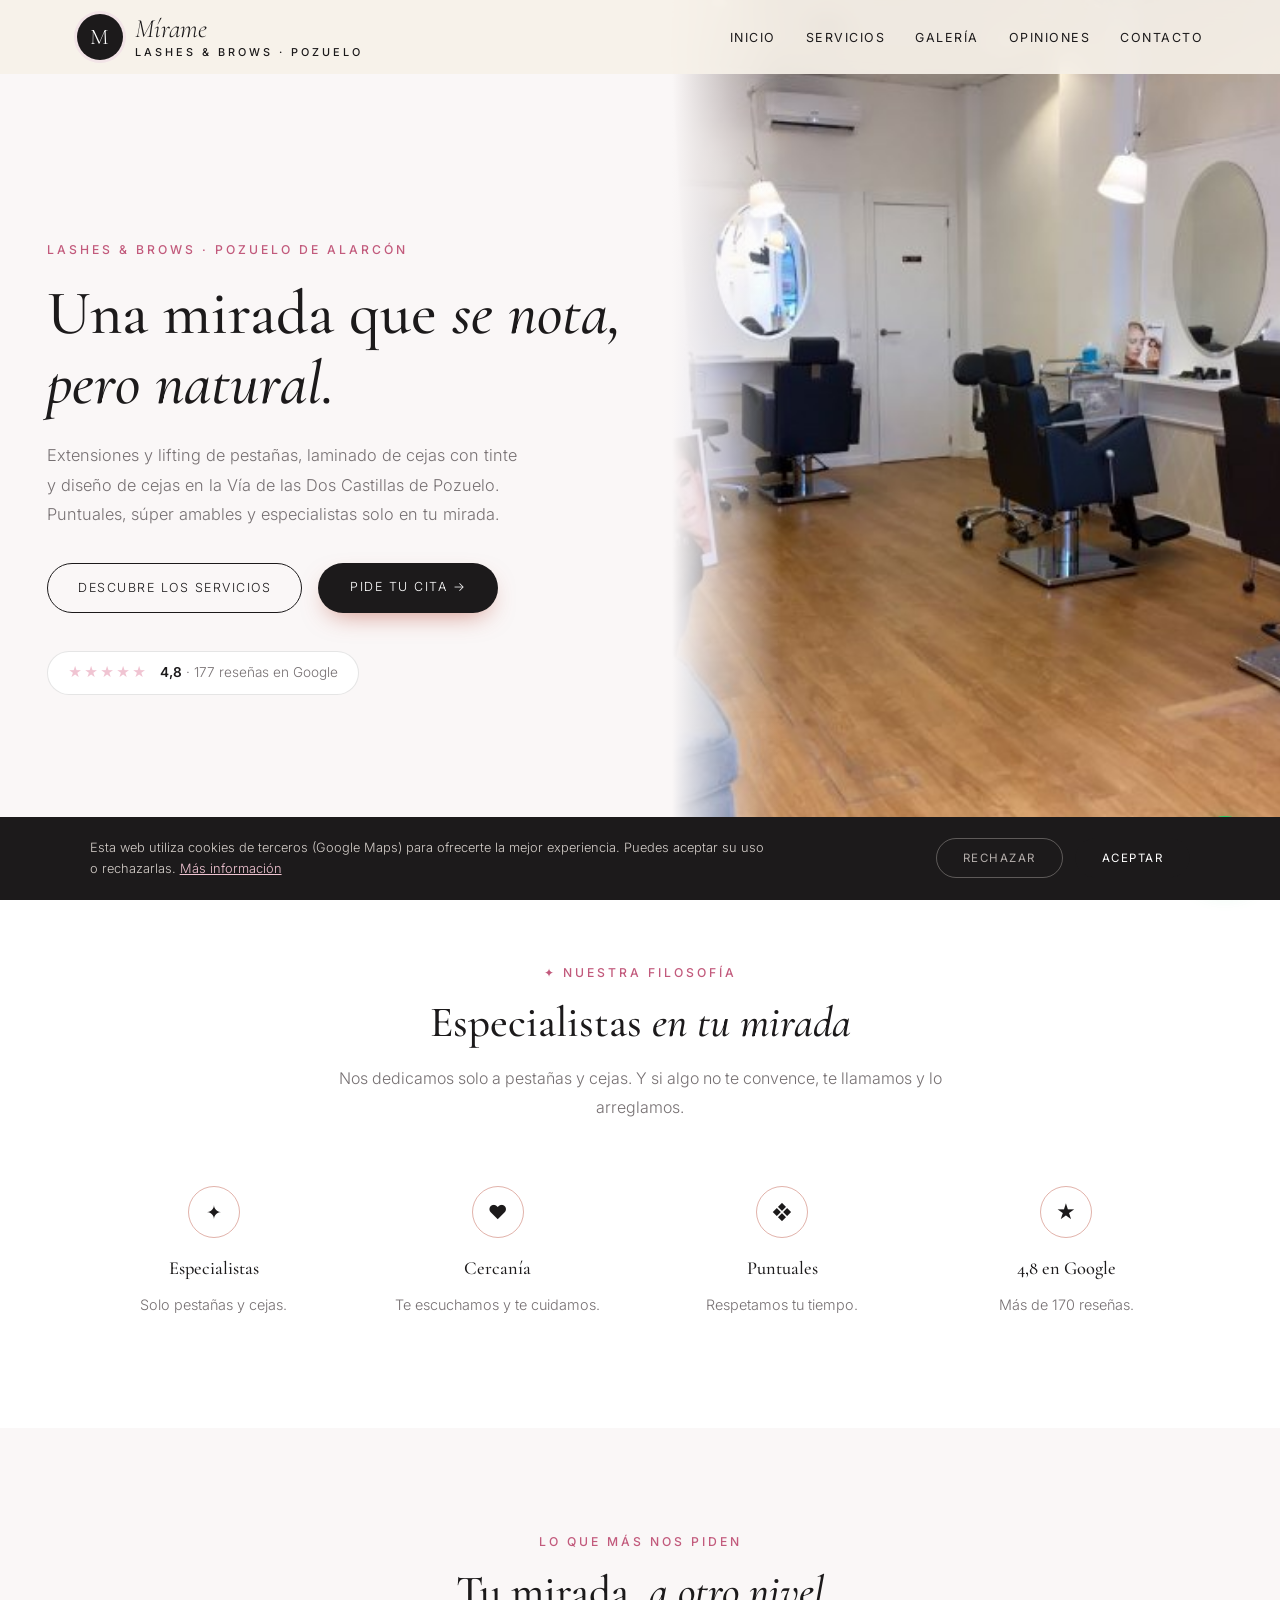
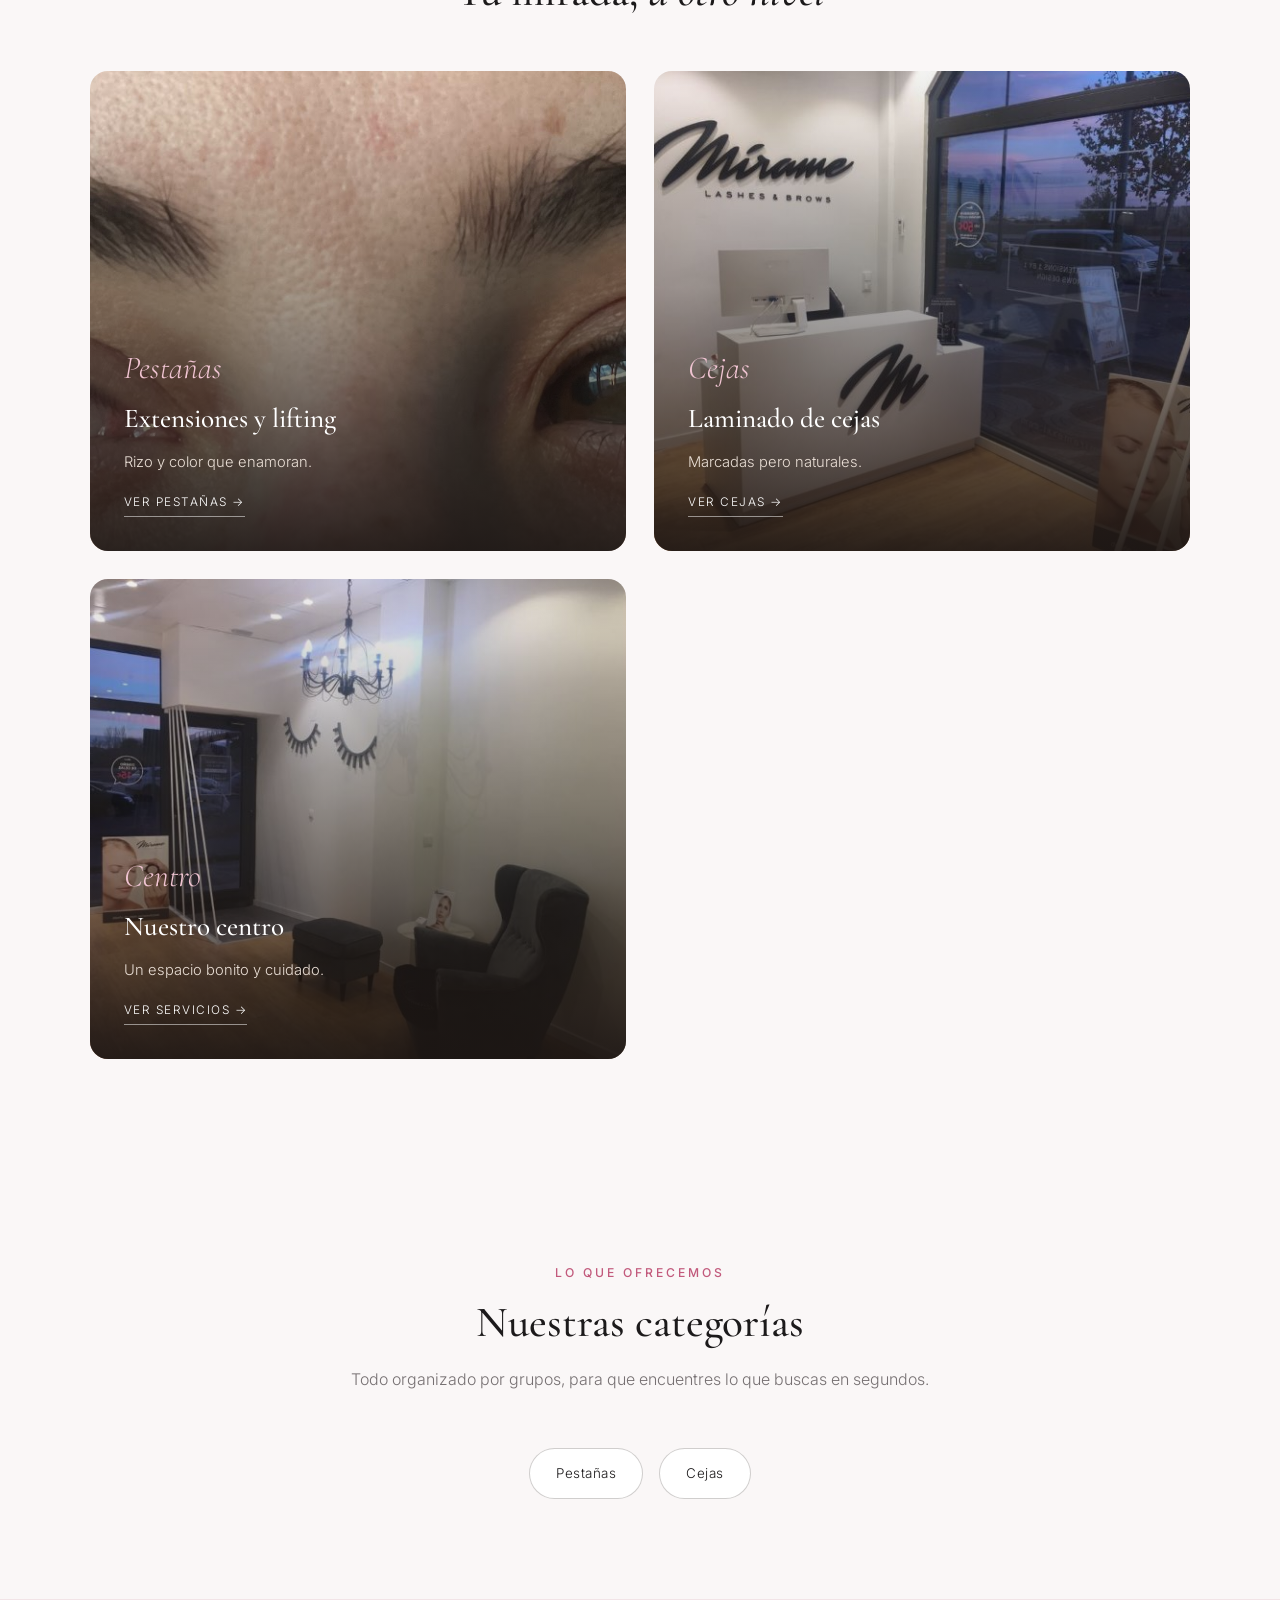
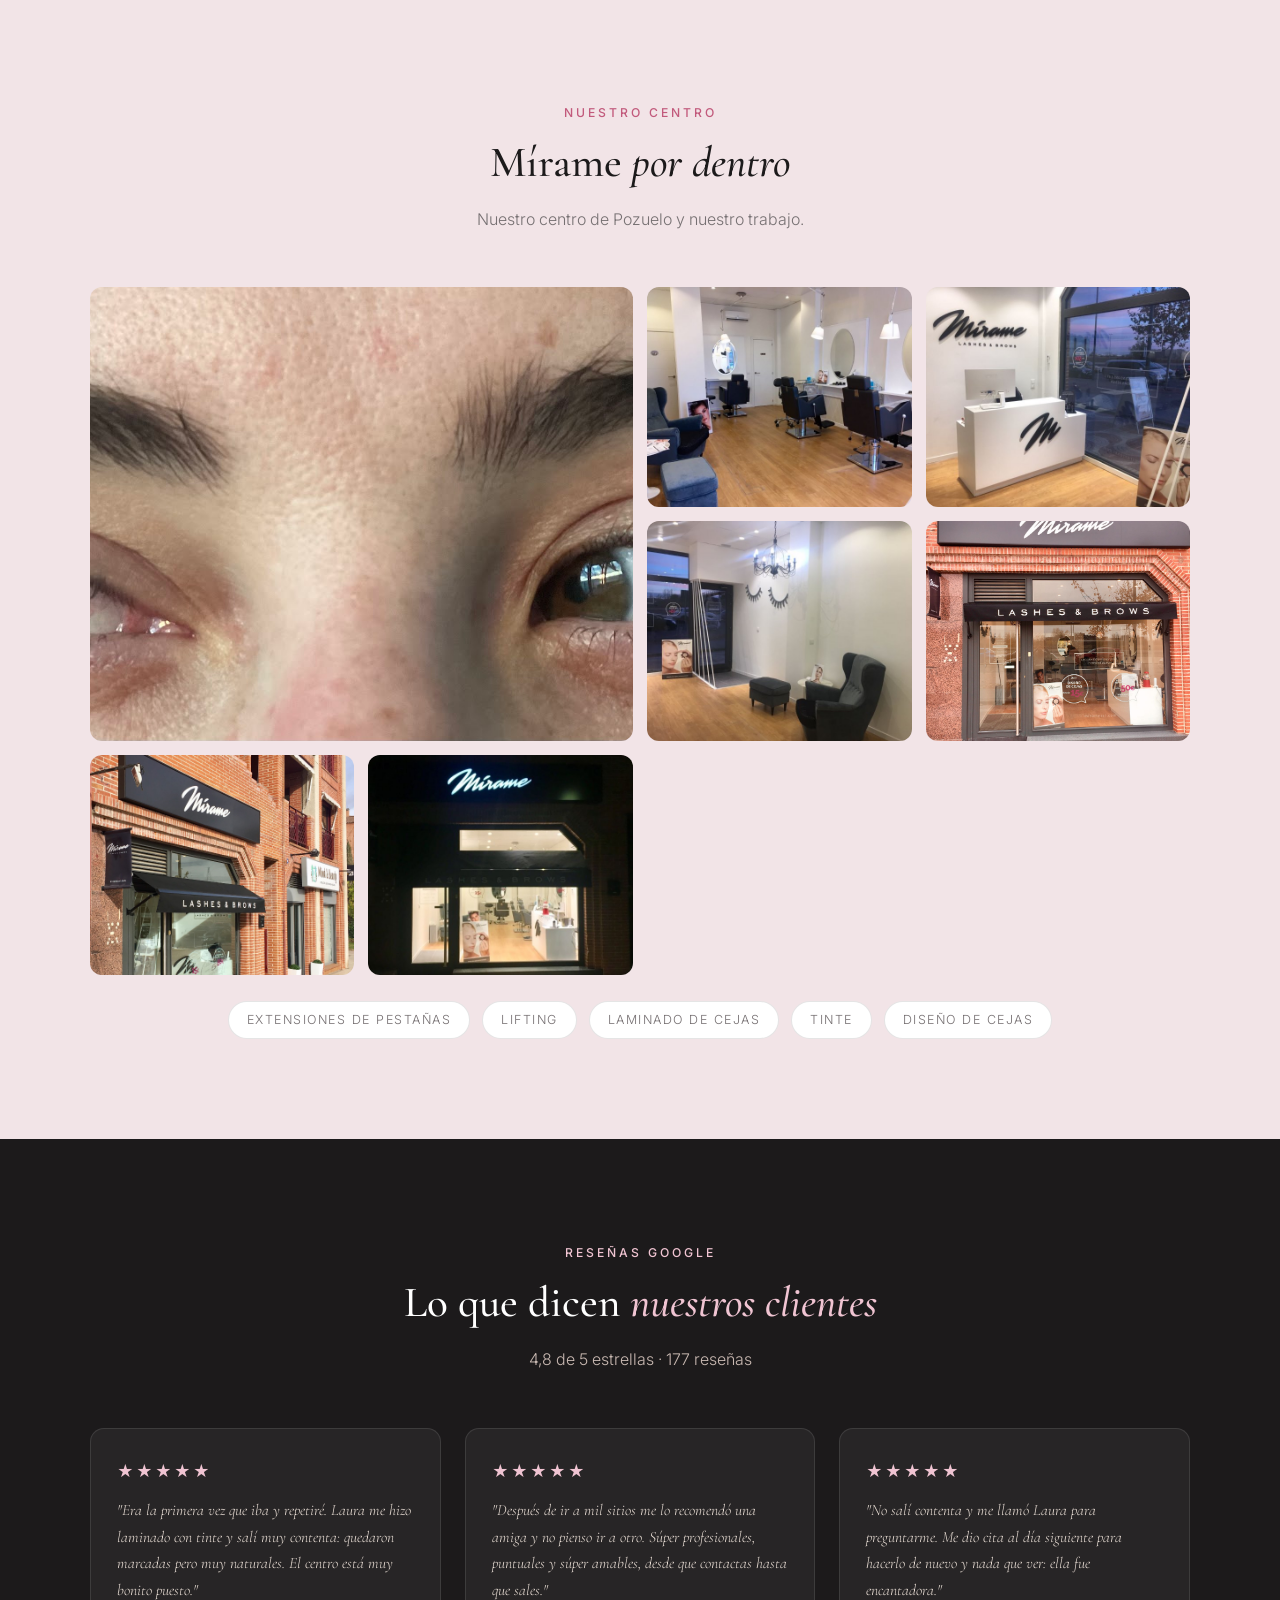
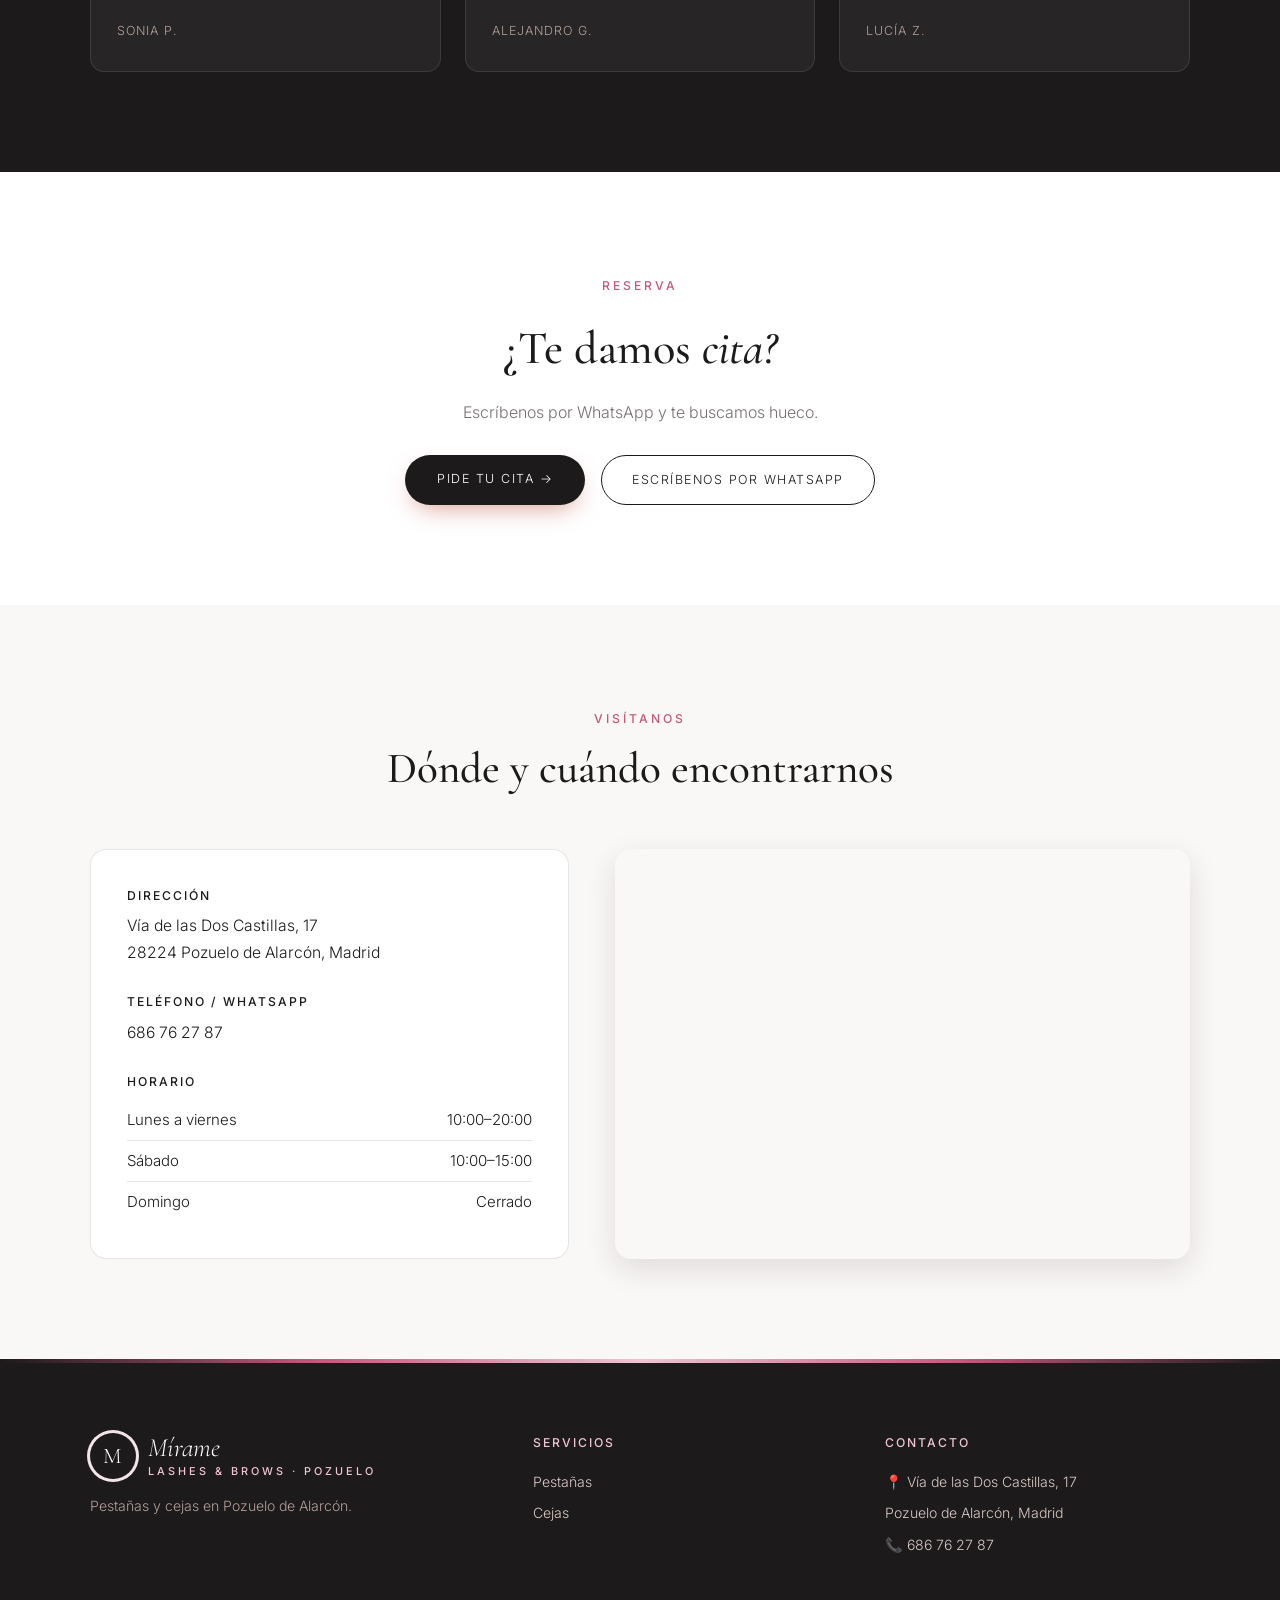
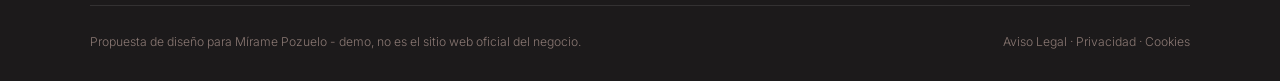
<file: index.html>
<!DOCTYPE html>
<html lang="es">
<head>
<meta charset="UTF-8">
<meta name="viewport" content="width=device-width, initial-scale=1.0">
<title>Mírame Pozuelo — Extensiones de pestañas y diseño de cejas en Pozuelo</title>
<meta name="description" content="Mírame Pozuelo, lashes & brows en Vía de las Dos Castillas 17, Pozuelo de Alarcón. Extensiones y lifting de pestañas, laminado de cejas con tinte y diseño de cejas con Laura. 4,8★ con 177 reseñas en Google.">
<meta name="theme-color" content="#1c1a1b">
<meta property="og:title" content="Mírame Pozuelo · Pozuelo de Alarcón">
<meta property="og:image" content="maps_09.jpg">

<link rel="preconnect" href="https://fonts.googleapis.com"><link rel="preconnect" href="https://fonts.gstatic.com" crossorigin><link href="https://fonts.googleapis.com/css2?family=Cormorant+Garamond:ital,wght@0,500;0,600;1,500&family=Inter:wght@300;400;500;600&display=swap" rel="stylesheet">
<link rel="stylesheet" href="styles.css">
</head>
<body>

<header id="header">
  <a href="index.html" class="logo" aria-label="Mírame Pozuelo, inicio"><span class="logo-mark">M</span><span class="logo-text"><span class="script">Mírame</span><small>lashes & brows · Pozuelo</small></span></a>
  <nav id="nav" aria-label="Navegación principal"><ul><li><a href="index.html#inicio">Inicio</a></li><li><a href="servicios.html">Servicios</a></li><li><a href="index.html#galeria">Galería</a></li><li><a href="index.html#opiniones">Opiniones</a></li><li><a href="index.html#contacto">Contacto</a></li></ul></nav><button class="nav-toggle" id="navToggle" aria-label="Abrir menú">☰</button>
</header>

<section class="hero" id="inicio">
  <div class="hero-text">
    <span class="eyebrow">Lashes & brows · Pozuelo de Alarcón</span>
    <h1>Una mirada que <em>se nota, pero natural.</em></h1>
    <p>Extensiones y lifting de pestañas, laminado de cejas con tinte y diseño de cejas en la Vía de las Dos Castillas de Pozuelo. Puntuales, súper amables y especialistas solo en tu mirada.</p>
    <div class="hero-ctas">
      <a href="servicios.html" class="btn-outline">Descubre los servicios</a>
      <a href="https://wa.me/34686762787?text=Hola%2C%20he%20visto%20vuestra%20web%20y%20me%20gustar%C3%ADa%20pedir%20cita%20en%20M%C3%ADrame" class="btn-solid" target="_blank" rel="noopener">Pide tu cita →</a>
    </div>
    <a class="hero-rating" href="https://www.google.com/maps/search/?api=1&query=M%C3%ADrame+Pozuelo,+V%C3%ADa+de+las+Dos+Castillas+17,+Pozuelo+de+Alarc%C3%B3n" target="_blank" rel="noopener"><span class="stars">★★★★★</span><span><strong>4,8</strong> · 177 reseñas en Google</span></a>
  </div>
  <div class="hero-img"><img src="maps_09.jpg" alt="Interior de Mírame Lashes & Brows en Pozuelo de Alarcón" style="object-position:center 50%;"></div>
</section>

<section class="trust">
  <div class="section-head">
    <span class="eyebrow">✦ Nuestra filosofía</span>
    <h2>Especialistas <em>en tu mirada</em></h2>
    <p>Nos dedicamos solo a pestañas y cejas. Y si algo no te convence, te llamamos y lo arreglamos.</p>
  </div>
  <div class="trust-grid">
    <div class="trust-card"><span class="trust-ic">✦</span><h3>Especialistas</h3><p>Solo pestañas y cejas.</p></div>
    <div class="trust-card"><span class="trust-ic">♥</span><h3>Cercanía</h3><p>Te escuchamos y te cuidamos.</p></div>
    <div class="trust-card"><span class="trust-ic">❖</span><h3>Puntuales</h3><p>Respetamos tu tiempo.</p></div>
    <div class="trust-card"><span class="trust-ic">★</span><h3>4,8 en Google</h3><p>Más de 170 reseñas.</p></div>
  </div>
</section>

<section class="worlds">
  <div class="section-head">
    <span class="eyebrow">Lo que más nos piden</span>
    <h2>Tu mirada, <em>a otro nivel</em></h2>
  </div>
  <div class="worlds-grid">
    <a href="servicios.html#pestanas" class="world-card"><img src="maps_05.jpg" alt="Extensiones y lifting"><div class="world-text"><span class="script">Pestañas</span><h3>Extensiones y lifting</h3><p>Rizo y color que enamoran.</p><span class="world-link">Ver pestañas →</span></div></a>
    <a href="servicios.html#cejas" class="world-card"><img src="maps_02.jpg" alt="Laminado de cejas"><div class="world-text"><span class="script">Cejas</span><h3>Laminado de cejas</h3><p>Marcadas pero naturales.</p><span class="world-link">Ver cejas →</span></div></a>
    <a href="servicios.html#pestanas" class="world-card"><img src="maps_03.jpg" alt="Nuestro centro"><div class="world-text"><span class="script">Centro</span><h3>Nuestro centro</h3><p>Un espacio bonito y cuidado.</p><span class="world-link">Ver servicios →</span></div></a>
  </div>
</section>

<section>
  <div class="section-head">
    <span class="eyebrow">Lo que ofrecemos</span>
    <h2>Nuestras categorías</h2>
    <p>Todo organizado por grupos, para que encuentres lo que buscas en segundos.</p>
  </div>
  <div class="cat-pills">
    <a href="servicios.html#pestanas" class="cat-pill">Pestañas</a>
    <a href="servicios.html#cejas" class="cat-pill">Cejas</a>
  </div>
</section>

<section class="gallery-wrap" id="galeria">
  <div class="section-head">
    <span class="eyebrow">Nuestro centro</span>
    <h2>Mírame <em>por dentro</em></h2>
    <p>Nuestro centro de Pozuelo y nuestro trabajo.</p>
  </div>
  <div class="gallery">
    <figure class="big"><img src="maps_05.jpg" alt="Pestañas con rizo" loading="lazy"></figure>
    <figure><img src="maps_09.jpg" alt="Zona de tratamientos" loading="lazy"></figure>
    <figure><img src="maps_02.jpg" alt="Recepción" loading="lazy"></figure>
    <figure><img src="maps_03.jpg" alt="Sala de espera" loading="lazy"></figure>
    <figure><img src="maps_01.jpg" alt="Fachada" loading="lazy"></figure>
    <figure><img src="maps_07.jpg" alt="Lashes & Brows" loading="lazy"></figure>
    <figure><img src="maps_04.jpg" alt="Fachada de noche" loading="lazy"></figure>
  </div>
  <div class="brands"><span>Extensiones de pestañas</span><span>Lifting</span><span>Laminado de cejas</span><span>Tinte</span><span>Diseño de cejas</span></div>
</section>

<section class="reviews-wrap" id="opiniones">
  <div class="section-head">
    <span class="eyebrow">Reseñas Google</span>
    <h2>Lo que dicen <em>nuestros clientes</em></h2>
    <p>4,8 de 5 estrellas · 177 reseñas</p>
  </div>
  <div class="review-grid">
    <div class="review-card"><div class="stars">★★★★★</div><p>"Era la primera vez que iba y repetiré. Laura me hizo laminado con tinte y salí muy contenta: quedaron marcadas pero muy naturales. El centro está muy bonito puesto."</p><cite>Sonia P.</cite></div>
    <div class="review-card"><div class="stars">★★★★★</div><p>"Después de ir a mil sitios me lo recomendó una amiga y no pienso ir a otro. Súper profesionales, puntuales y súper amables, desde que contactas hasta que sales."</p><cite>Alejandro G.</cite></div>
    <div class="review-card"><div class="stars">★★★★★</div><p>"No salí contenta y me llamó Laura para preguntarme. Me dio cita al día siguiente para hacerlo de nuevo y nada que ver: ella fue encantadora."</p><cite>Lucía Z.</cite></div>
  </div>
</section>

<section class="cta-section">
  <span class="eyebrow">Reserva</span>
  <h2>¿Te damos <em>cita?</em></h2>
  <p>Escríbenos por WhatsApp y te buscamos hueco.</p>
  <div class="cta-row">
    <a href="https://wa.me/34686762787?text=Hola%2C%20he%20visto%20vuestra%20web%20y%20me%20gustar%C3%ADa%20pedir%20cita%20en%20M%C3%ADrame" class="btn-solid" target="_blank" rel="noopener">Pide tu cita →</a>
    <a href="https://wa.me/34686762787?text=Hola%2C%20he%20visto%20vuestra%20web%20y%20me%20gustar%C3%ADa%20pedir%20cita%20en%20M%C3%ADrame" class="btn-outline" target="_blank" rel="noopener">Escríbenos por WhatsApp</a>
  </div>
</section>

<section class="contact-section" id="contacto">
  <div class="section-head">
    <span class="eyebrow">Visítanos</span>
    <h2>Dónde y cuándo encontrarnos</h2>
  </div>
  <div class="contact-grid">
    <div class="contact-info">
      <div class="contact-block"><h3>Dirección</h3><p>Vía de las Dos Castillas, 17<br>28224 Pozuelo de Alarcón, Madrid</p></div>
      <div class="contact-block"><h3>Teléfono / WhatsApp</h3><p><a href="tel:+34686762787">686 76 27 87</a></p></div>
      <div class="contact-block"><h3>Horario</h3><ul class="hours-list"><li><span>Lunes a viernes</span><span>10:00–20:00</span></li><li><span>Sábado</span><span>10:00–15:00</span></li><li><span>Domingo</span><span>Cerrado</span></li></ul></div>
      
    </div>
    <div class="contact-map">
      <iframe title="Mapa de Mírame Pozuelo" src="https://www.google.com/maps?q=M%C3%ADrame+Pozuelo,+V%C3%ADa+de+las+Dos+Castillas+17,+Pozuelo+de+Alarc%C3%B3n&output=embed" width="100%" height="100%" style="border:0;" allowfullscreen="" loading="lazy" referrerpolicy="no-referrer-when-downgrade"></iframe>
    </div>
  </div>
</section>

<footer>
  <div class="footer-grid">
    <div class="footer-brand">
      <a href="index.html" class="logo light"><span class="logo-mark">M</span><span class="logo-text"><span class="script">Mírame</span><small>lashes & brows · Pozuelo</small></span></a>
      <p>Pestañas y cejas en Pozuelo de Alarcón.</p>
    </div>
    <div><h4>Servicios</h4><ul><li><a href="servicios.html#pestanas">Pestañas</a></li><li><a href="servicios.html#cejas">Cejas</a></li></ul></div>
    <div><h4>Contacto</h4><ul><li>📍 Vía de las Dos Castillas, 17</li><li>Pozuelo de Alarcón, Madrid</li><li>📞 <a href="tel:+34686762787">686 76 27 87</a></li></ul></div>
  </div>
  <div class="footer-bottom">
    <span>Propuesta de diseño para Mírame Pozuelo - demo, no es el sitio web oficial del negocio.</span>
    <span><a href="aviso-legal.html">Aviso Legal</a> &middot; <a href="politica-privacidad.html">Privacidad</a> &middot; <a href="politica-cookies.html">Cookies</a></span>
  </div>
</footer>

<div id="cookie-banner" class="cookie-banner"><p>Esta web utiliza cookies de terceros (Google Maps) para ofrecerte la mejor experiencia. Puedes aceptar su uso o rechazarlas. <a href="politica-cookies.html">Más información</a></p><div class="cookie-actions"><button onclick="setCookieChoice('rejected')" class="ck-reject">Rechazar</button><button onclick="setCookieChoice('accepted')" class="ck-accept">Aceptar</button></div></div>
<div class="social-fabs"><a class="wa-fab" href="https://wa.me/34686762787?text=Hola%2C%20he%20visto%20vuestra%20web%20y%20me%20gustar%C3%ADa%20pedir%20cita%20en%20M%C3%ADrame" target="_blank" rel="noopener" aria-label="Escribir por WhatsApp"><svg width="28" height="28" viewBox="0 0 24 24" fill="white"><path d="M17.5 14.4c-.3-.1-1.8-.9-2-1s-.5-.1-.7.1-.8 1-.9 1.2-.3.2-.6.1a8.2 8.2 0 0 1-2.4-1.5 9 9 0 0 1-1.7-2.1c-.2-.3 0-.5.1-.6l.4-.5.3-.5v-.5l-.9-2.2c-.2-.6-.5-.5-.7-.5h-.6a1.1 1.1 0 0 0-.8.4 3.4 3.4 0 0 0-1 2.5 5.9 5.9 0 0 0 1.2 3.1 13.5 13.5 0 0 0 5.2 4.6c2.6 1 2.6.7 3.1.6a2.6 2.6 0 0 0 1.7-1.2 2.1 2.1 0 0 0 .2-1.2c-.1-.1-.3-.2-.6-.3ZM12 21.8a9.8 9.8 0 0 1-5-1.4l-.4-.2-3.7 1 1-3.6-.2-.4A9.8 9.8 0 1 1 12 21.8Zm8.4-18.3A11.8 11.8 0 0 0 1.8 17.7L.2 23.8l6.3-1.6a11.8 11.8 0 0 0 5.6 1.4A11.8 11.8 0 0 0 20.4 3.5Z"/></svg></a></div>
<script src="main.js"></script>
</body>
</html>
</file>
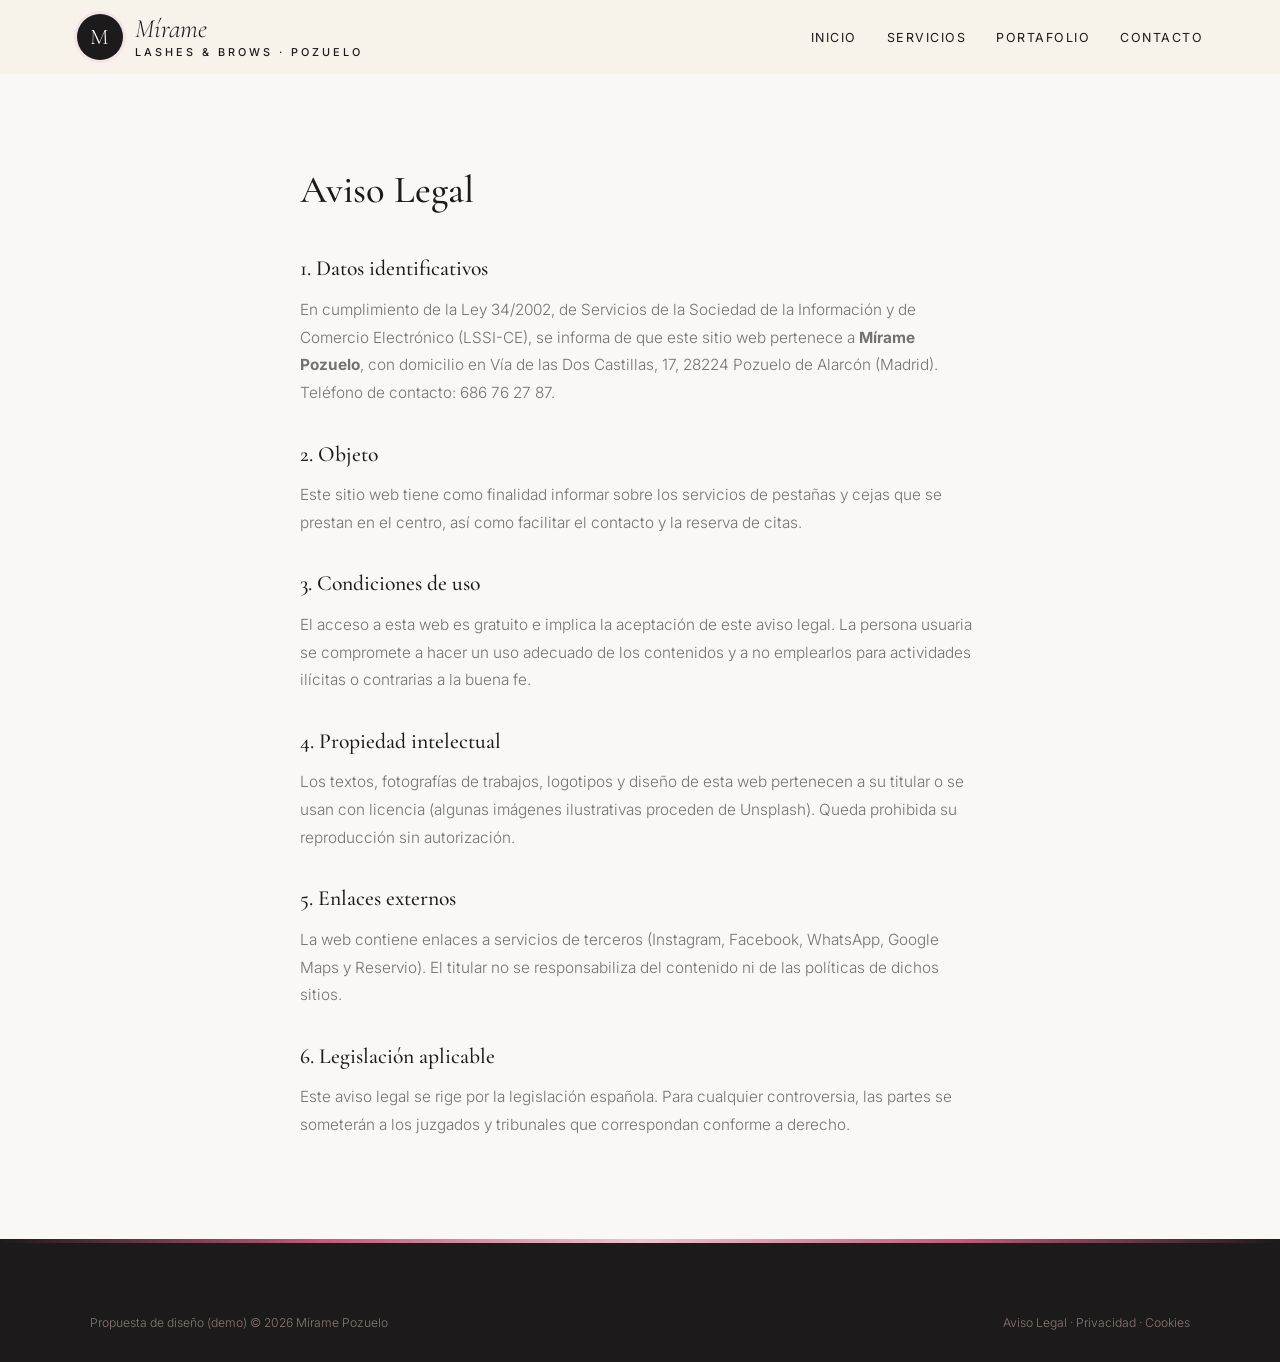
<file: aviso-legal.html>
<!DOCTYPE html>
<html lang="es">
<head>
<meta charset="UTF-8">
<meta name="viewport" content="width=device-width, initial-scale=1.0">
<title>Aviso Legal — Mírame Pozuelo</title>
<meta name="robots" content="noindex">

<link rel="preconnect" href="https://fonts.googleapis.com">
<link href="https://fonts.googleapis.com/css2?family=Cormorant+Garamond:ital,wght@0,500;0,600;1,500&family=Inter:wght@300;400;500;600&display=swap" rel="stylesheet">
<link rel="stylesheet" href="styles.css">
</head>
<body>
<header id="header" class="scrolled">
  <a href="index.html" class="logo" aria-label="Mírame Pozuelo, inicio">
    <span class="logo-mark">M</span>
    <span class="logo-text"><span class="script">Mírame</span><small>lashes & brows · Pozuelo</small></span>
  </a>
  <nav id="nav" aria-label="Navegación principal">
    <ul>
      <li><a href="index.html#inicio">Inicio</a></li>
      <li><a href="servicios.html">Servicios</a></li>
      <li><a href="portafolio.html">Portafolio</a></li>
      <li><a href="index.html#contacto">Contacto</a></li>
    </ul>
  </nav>
  <button class="nav-toggle" id="navToggle" aria-label="Abrir menú">☰</button>
</header>
<main class="legal"><h1>Aviso Legal</h1>
<h2>1. Datos identificativos</h2>
<p>En cumplimiento de la Ley 34/2002, de Servicios de la Sociedad de la Información y de Comercio Electrónico (LSSI-CE), se informa de que este sitio web pertenece a <strong>Mírame Pozuelo</strong>, con domicilio en Vía de las Dos Castillas, 17, 28224 Pozuelo de Alarcón (Madrid). Teléfono de contacto: 686 76 27 87.</p>
<h2>2. Objeto</h2>
<p>Este sitio web tiene como finalidad informar sobre los servicios de pestañas y cejas que se prestan en el centro, así como facilitar el contacto y la reserva de citas.</p>
<h2>3. Condiciones de uso</h2>
<p>El acceso a esta web es gratuito e implica la aceptación de este aviso legal. La persona usuaria se compromete a hacer un uso adecuado de los contenidos y a no emplearlos para actividades ilícitas o contrarias a la buena fe.</p>
<h2>4. Propiedad intelectual</h2>
<p>Los textos, fotografías de trabajos, logotipos y diseño de esta web pertenecen a su titular o se usan con licencia (algunas imágenes ilustrativas proceden de Unsplash). Queda prohibida su reproducción sin autorización.</p>
<h2>5. Enlaces externos</h2>
<p>La web contiene enlaces a servicios de terceros (Instagram, Facebook, WhatsApp, Google Maps y Reservio). El titular no se responsabiliza del contenido ni de las políticas de dichos sitios.</p>
<h2>6. Legislación aplicable</h2>
<p>Este aviso legal se rige por la legislación española. Para cualquier controversia, las partes se someterán a los juzgados y tribunales que correspondan conforme a derecho.</p></main>
<footer>
  <div class="footer-bottom" style="margin-top:0">
    <span>Propuesta de diseño (demo) © 2026 Mírame Pozuelo</span>
    <span><a href="aviso-legal.html">Aviso Legal</a> &middot; <a href="politica-privacidad.html">Privacidad</a> &middot; <a href="politica-cookies.html">Cookies</a></span>
  </div>
</footer>
<script src="main.js"></script>
</body>
</html>
</file>
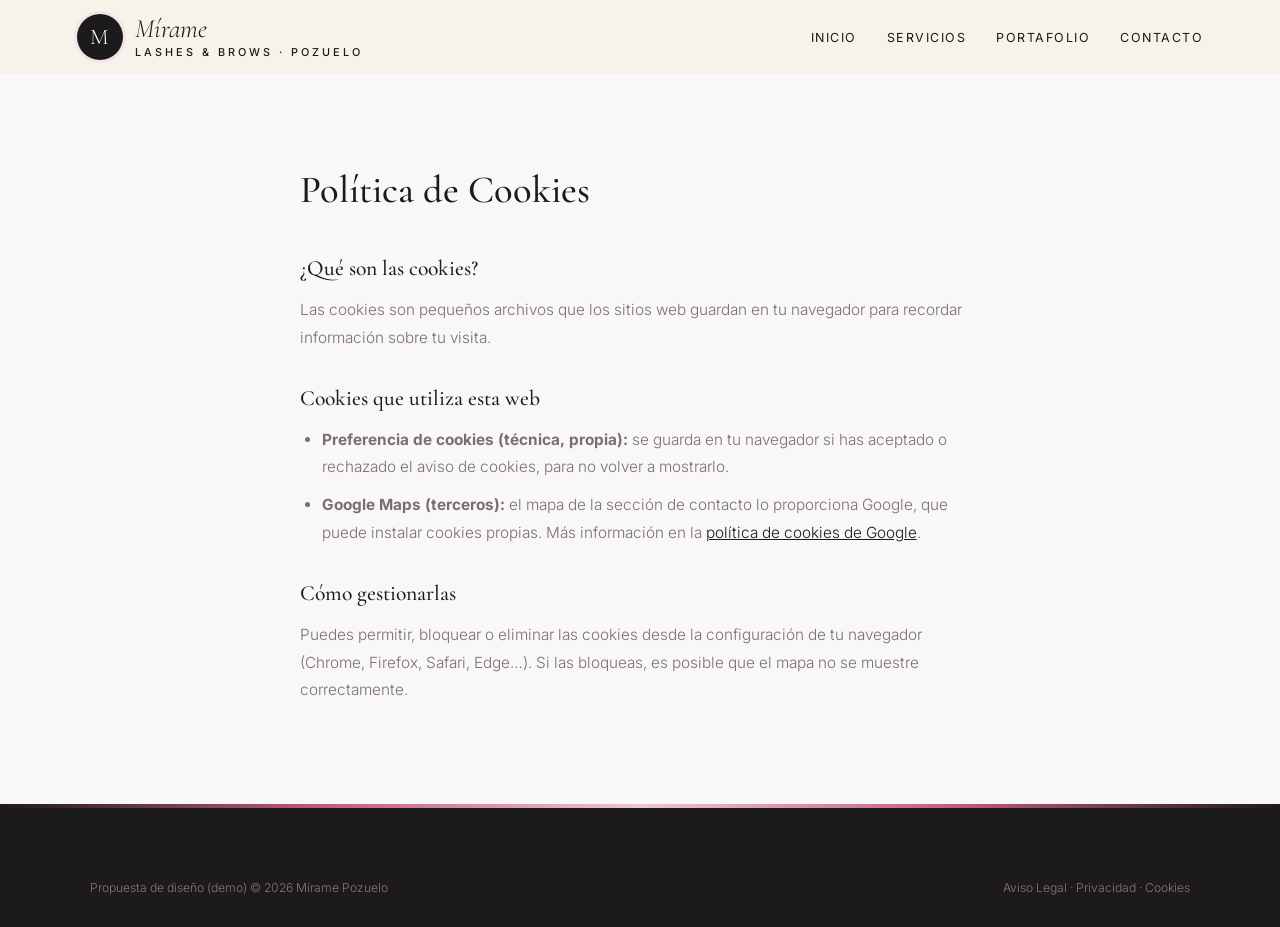
<file: politica-cookies.html>
<!DOCTYPE html>
<html lang="es">
<head>
<meta charset="UTF-8">
<meta name="viewport" content="width=device-width, initial-scale=1.0">
<title>Política de Cookies — Mírame Pozuelo</title>
<meta name="robots" content="noindex">

<link rel="preconnect" href="https://fonts.googleapis.com">
<link href="https://fonts.googleapis.com/css2?family=Cormorant+Garamond:ital,wght@0,500;0,600;1,500&family=Inter:wght@300;400;500;600&display=swap" rel="stylesheet">
<link rel="stylesheet" href="styles.css">
</head>
<body>
<header id="header" class="scrolled">
  <a href="index.html" class="logo" aria-label="Mírame Pozuelo, inicio">
    <span class="logo-mark">M</span>
    <span class="logo-text"><span class="script">Mírame</span><small>lashes & brows · Pozuelo</small></span>
  </a>
  <nav id="nav" aria-label="Navegación principal">
    <ul>
      <li><a href="index.html#inicio">Inicio</a></li>
      <li><a href="servicios.html">Servicios</a></li>
      <li><a href="portafolio.html">Portafolio</a></li>
      <li><a href="index.html#contacto">Contacto</a></li>
    </ul>
  </nav>
  <button class="nav-toggle" id="navToggle" aria-label="Abrir menú">☰</button>
</header>
<main class="legal"><h1>Política de Cookies</h1>
<h2>¿Qué son las cookies?</h2>
<p>Las cookies son pequeños archivos que los sitios web guardan en tu navegador para recordar información sobre tu visita.</p>
<h2>Cookies que utiliza esta web</h2>
<ul>
<li><strong>Preferencia de cookies (técnica, propia):</strong> se guarda en tu navegador si has aceptado o rechazado el aviso de cookies, para no volver a mostrarlo.</li>
<li><strong>Google Maps (terceros):</strong> el mapa de la sección de contacto lo proporciona Google, que puede instalar cookies propias. Más información en la <a href="https://policies.google.com/technologies/cookies" target="_blank" rel="noopener">política de cookies de Google</a>.</li>
</ul>
<h2>Cómo gestionarlas</h2>
<p>Puedes permitir, bloquear o eliminar las cookies desde la configuración de tu navegador (Chrome, Firefox, Safari, Edge…). Si las bloqueas, es posible que el mapa no se muestre correctamente.</p></main>
<footer>
  <div class="footer-bottom" style="margin-top:0">
    <span>Propuesta de diseño (demo) © 2026 Mírame Pozuelo</span>
    <span><a href="aviso-legal.html">Aviso Legal</a> &middot; <a href="politica-privacidad.html">Privacidad</a> &middot; <a href="politica-cookies.html">Cookies</a></span>
  </div>
</footer>
<script src="main.js"></script>
</body>
</html>
</file>
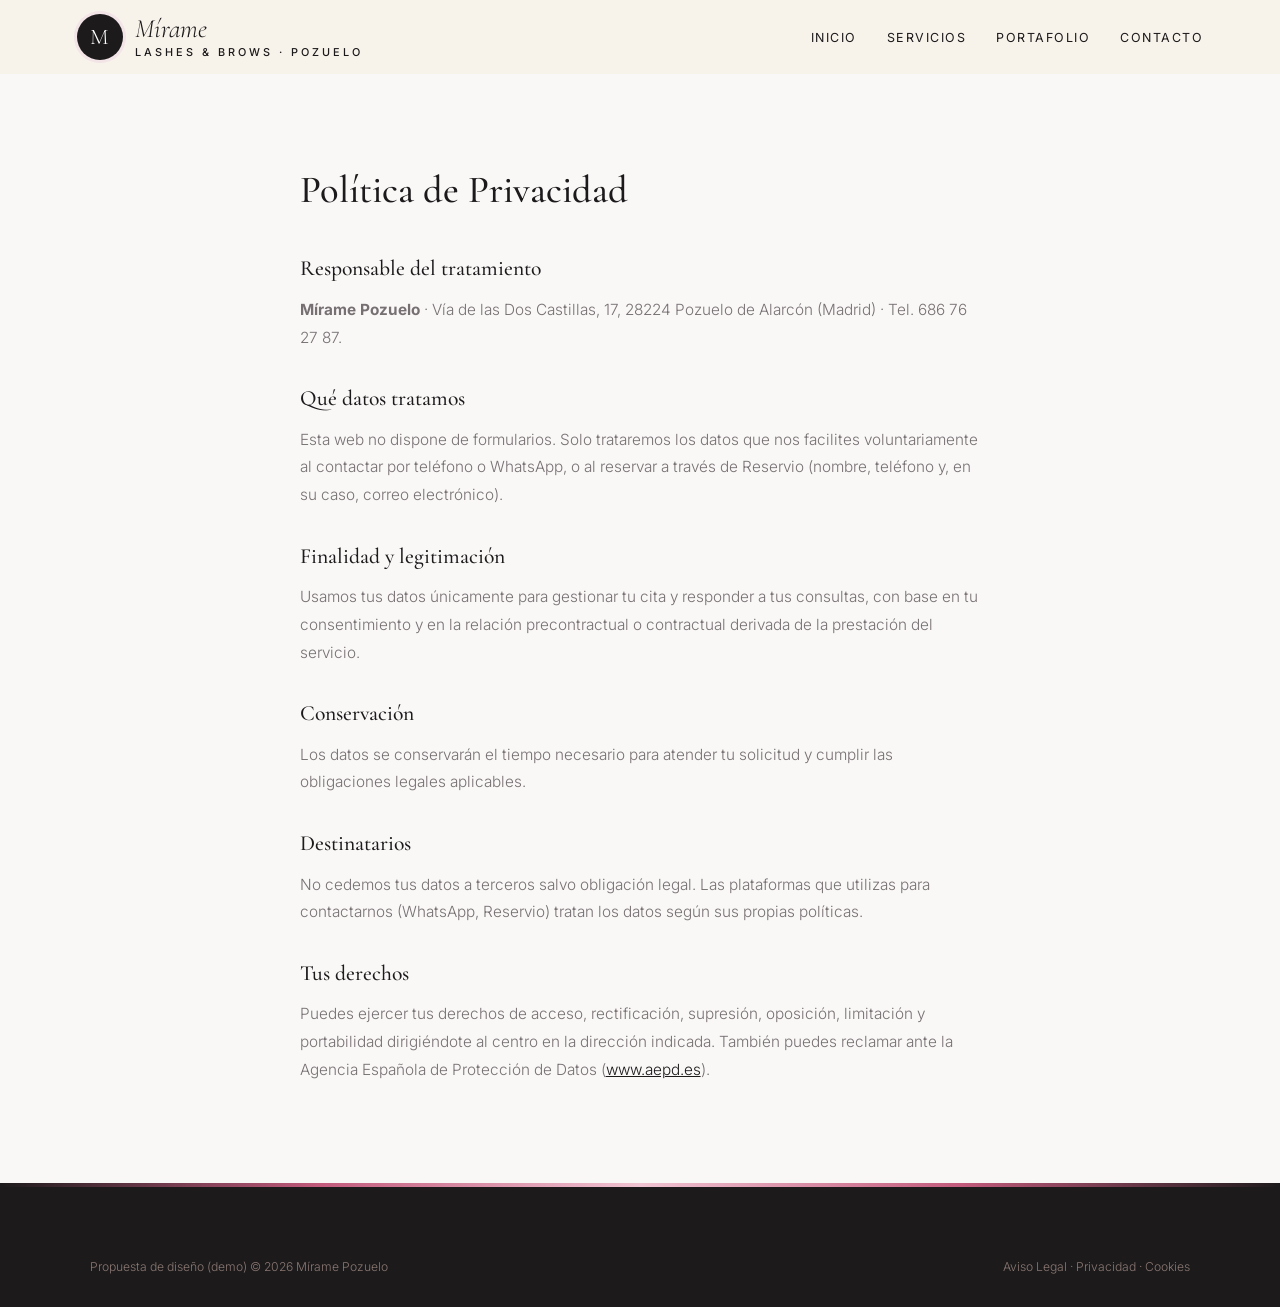
<file: politica-privacidad.html>
<!DOCTYPE html>
<html lang="es">
<head>
<meta charset="UTF-8">
<meta name="viewport" content="width=device-width, initial-scale=1.0">
<title>Política de Privacidad — Mírame Pozuelo</title>
<meta name="robots" content="noindex">

<link rel="preconnect" href="https://fonts.googleapis.com">
<link href="https://fonts.googleapis.com/css2?family=Cormorant+Garamond:ital,wght@0,500;0,600;1,500&family=Inter:wght@300;400;500;600&display=swap" rel="stylesheet">
<link rel="stylesheet" href="styles.css">
</head>
<body>
<header id="header" class="scrolled">
  <a href="index.html" class="logo" aria-label="Mírame Pozuelo, inicio">
    <span class="logo-mark">M</span>
    <span class="logo-text"><span class="script">Mírame</span><small>lashes & brows · Pozuelo</small></span>
  </a>
  <nav id="nav" aria-label="Navegación principal">
    <ul>
      <li><a href="index.html#inicio">Inicio</a></li>
      <li><a href="servicios.html">Servicios</a></li>
      <li><a href="portafolio.html">Portafolio</a></li>
      <li><a href="index.html#contacto">Contacto</a></li>
    </ul>
  </nav>
  <button class="nav-toggle" id="navToggle" aria-label="Abrir menú">☰</button>
</header>
<main class="legal"><h1>Política de Privacidad</h1>
<h2>Responsable del tratamiento</h2>
<p><strong>Mírame Pozuelo</strong> · Vía de las Dos Castillas, 17, 28224 Pozuelo de Alarcón (Madrid) · Tel. 686 76 27 87.</p>
<h2>Qué datos tratamos</h2>
<p>Esta web no dispone de formularios. Solo trataremos los datos que nos facilites voluntariamente al contactar por teléfono o WhatsApp, o al reservar a través de Reservio (nombre, teléfono y, en su caso, correo electrónico).</p>
<h2>Finalidad y legitimación</h2>
<p>Usamos tus datos únicamente para gestionar tu cita y responder a tus consultas, con base en tu consentimiento y en la relación precontractual o contractual derivada de la prestación del servicio.</p>
<h2>Conservación</h2>
<p>Los datos se conservarán el tiempo necesario para atender tu solicitud y cumplir las obligaciones legales aplicables.</p>
<h2>Destinatarios</h2>
<p>No cedemos tus datos a terceros salvo obligación legal. Las plataformas que utilizas para contactarnos (WhatsApp, Reservio) tratan los datos según sus propias políticas.</p>
<h2>Tus derechos</h2>
<p>Puedes ejercer tus derechos de acceso, rectificación, supresión, oposición, limitación y portabilidad dirigiéndote al centro en la dirección indicada. También puedes reclamar ante la Agencia Española de Protección de Datos (<a href="https://www.aepd.es" target="_blank" rel="noopener">www.aepd.es</a>).</p></main>
<footer>
  <div class="footer-bottom" style="margin-top:0">
    <span>Propuesta de diseño (demo) © 2026 Mírame Pozuelo</span>
    <span><a href="aviso-legal.html">Aviso Legal</a> &middot; <a href="politica-privacidad.html">Privacidad</a> &middot; <a href="politica-cookies.html">Cookies</a></span>
  </div>
</footer>
<script src="main.js"></script>
</body>
</html>
</file>
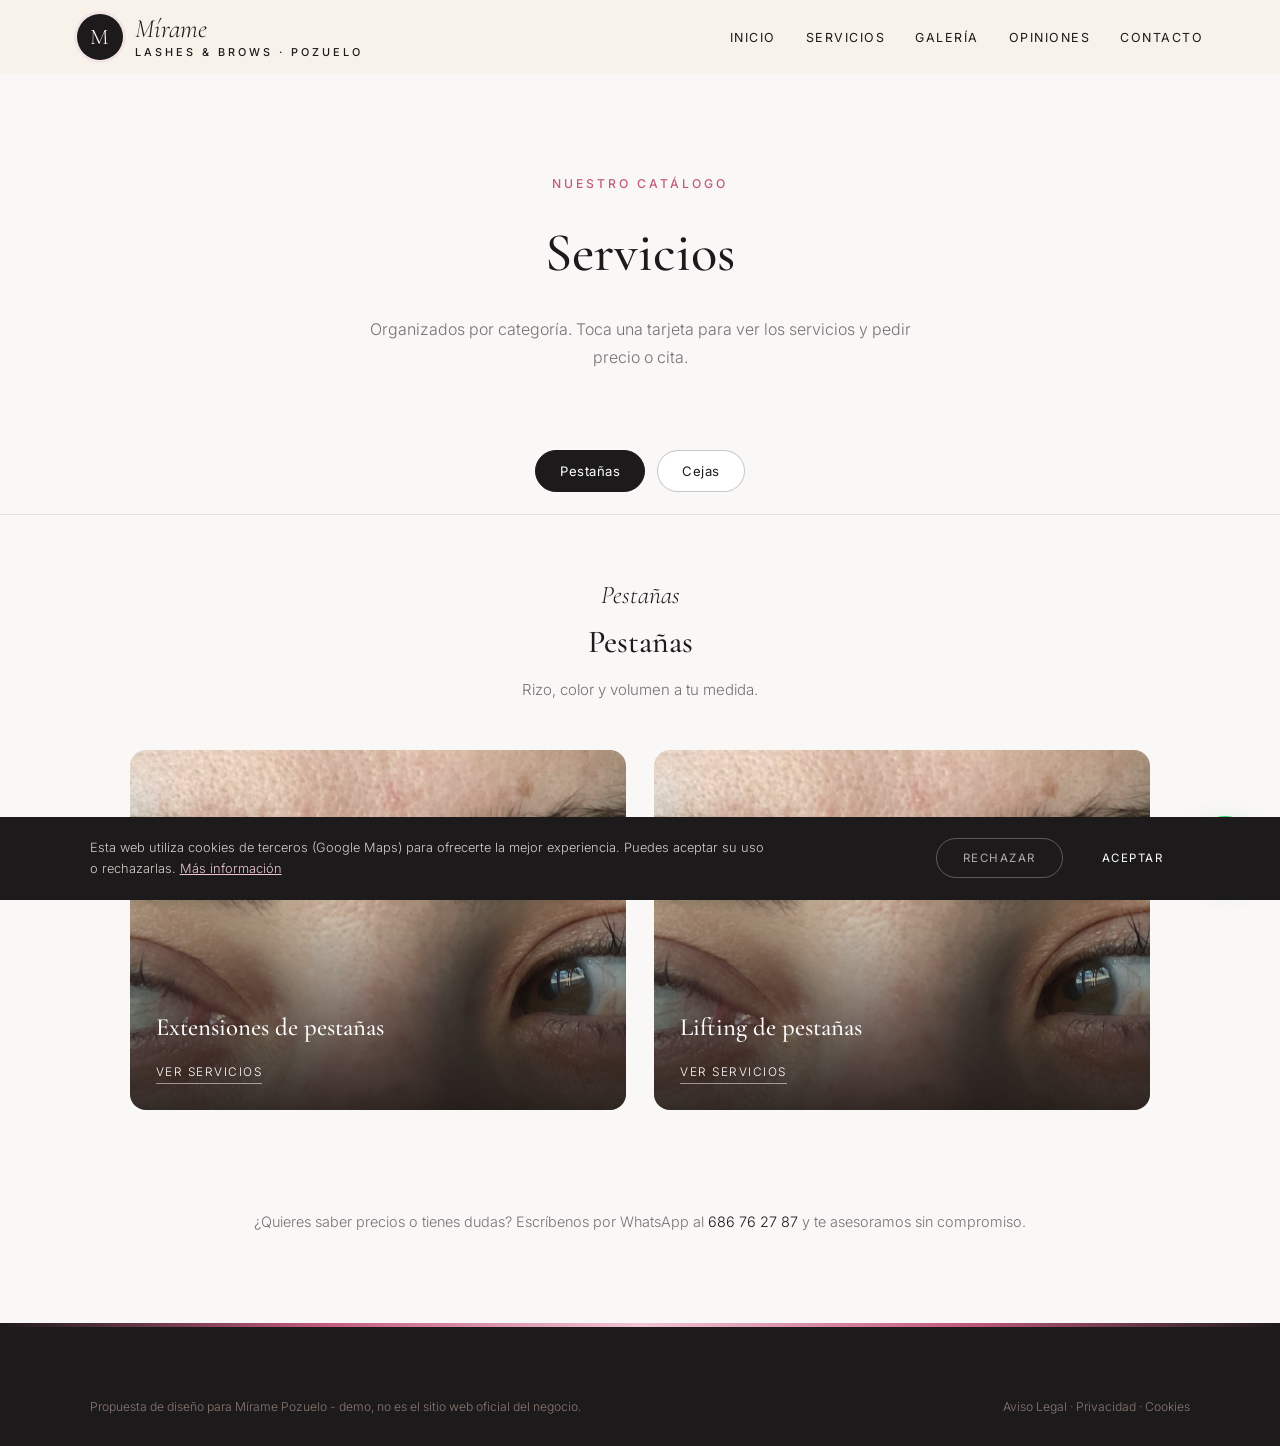
<file: servicios.html>
<!DOCTYPE html>
<html lang="es">
<head>
<meta charset="UTF-8">
<meta name="viewport" content="width=device-width, initial-scale=1.0">
<title>Servicios — Mírame Pozuelo · Pozuelo de Alarcón</title>
<meta name="description" content="Servicios de Mírame Pozuelo en Pozuelo de Alarcón.">

<link rel="preconnect" href="https://fonts.googleapis.com"><link rel="preconnect" href="https://fonts.gstatic.com" crossorigin><link href="https://fonts.googleapis.com/css2?family=Cormorant+Garamond:ital,wght@0,500;0,600;1,500&family=Inter:wght@300;400;500;600&display=swap" rel="stylesheet">
<link rel="stylesheet" href="styles.css">
</head>
<body>

<header id="header" class="scrolled">
  <a href="index.html" class="logo" aria-label="Mírame Pozuelo, inicio"><span class="logo-mark">M</span><span class="logo-text"><span class="script">Mírame</span><small>lashes & brows · Pozuelo</small></span></a>
  <nav id="nav" aria-label="Navegación principal"><ul><li><a href="index.html#inicio">Inicio</a></li><li><a href="servicios.html">Servicios</a></li><li><a href="index.html#galeria">Galería</a></li><li><a href="index.html#opiniones">Opiniones</a></li><li><a href="index.html#contacto">Contacto</a></li></ul></nav><button class="nav-toggle" id="navToggle" aria-label="Abrir menú">☰</button>
</header>

<div class="page-hero">
  <span class="eyebrow">Nuestro catálogo</span>
  <h1>Servicios</h1>
  <p>Organizados por categoría. Toca una tarjeta para ver los servicios y pedir precio o cita.</p>
</div>

<div class="tabs">
  <button class="tab-btn active" data-tab="pestanas">Pestañas</button>
  <button class="tab-btn" data-tab="cejas">Cejas</button>
  
</div>

<div class="tab-panel active" id="pestanas">
  <div class="tab-intro"><span class="script">Pestañas</span><h2>Pestañas</h2><p>Rizo, color y volumen a tu medida.</p></div>
  <div class="cat-grid">
    <div class="cat-card" onclick="openModal('extensiones')"><img src="maps_05.jpg" alt="Extensiones de pestañas" loading="lazy"><div class="cat-card-text"><h3>Extensiones de pestañas</h3><span>Ver servicios</span></div></div>
    <div class="cat-card" onclick="openModal('lifting')"><img src="maps_05.jpg" alt="Lifting de pestañas" loading="lazy"><div class="cat-card-text"><h3>Lifting de pestañas</h3><span>Ver servicios</span></div></div>
  </div>
</div>

<div class="tab-panel" id="cejas">
  <div class="tab-intro"><span class="script">Cejas</span><h2>Cejas</h2><p>Marcadas pero naturales.</p></div>
  <div class="cat-grid">
    <div class="cat-card" onclick="openModal('laminado')"><img src="maps_02.jpg" alt="Laminado de cejas" loading="lazy"><div class="cat-card-text"><h3>Laminado de cejas</h3><span>Ver servicios</span></div></div>
    <div class="cat-card" onclick="openModal('diseno')"><img src="maps_03.jpg" alt="Diseño de cejas" loading="lazy"><div class="cat-card-text"><h3>Diseño de cejas</h3><span>Ver servicios</span></div></div>
  </div>
</div>


<p class="services-note">¿Quieres saber precios o tienes dudas? Escríbenos por WhatsApp al <a href="https://wa.me/34686762787" target="_blank" rel="noopener" style="color:var(--red)">686 76 27 87</a> y te asesoramos sin compromiso.</p>

<div class="modal-overlay" id="modal-extensiones"><div class="modal">
  <button class="modal-close" onclick="closeModal('extensiones')" aria-label="Cerrar">×</button>
  <h3>Extensiones de pestañas</h3><p class="modal-sub">Volumen</p>
  <div class="svc-row"><div><div class="svc-name">Extensiones de pestañas</div><span class="svc-desc"></span></div><div class="svc-price">Consultar</div></div>
  <a class="modal-cta alt" href="https://wa.me/34686762787?text=Hola%2C%20quiero%20informaci%C3%B3n%20sobre%20extensiones%20de%20pesta%C3%B1as" target="_blank" rel="noopener">Pedir cita por WhatsApp</a>
</div></div>

<div class="modal-overlay" id="modal-lifting"><div class="modal">
  <button class="modal-close" onclick="closeModal('lifting')" aria-label="Cerrar">×</button>
  <h3>Lifting de pestañas</h3><p class="modal-sub">Rizo y tinte</p>
  <div class="svc-row"><div><div class="svc-name">Lifting de pestañas</div><span class="svc-desc"></span></div><div class="svc-price">Consultar</div></div>
  <div class="svc-row"><div><div class="svc-name">Tinte de pestañas</div><span class="svc-desc"></span></div><div class="svc-price">Consultar</div></div>
  <a class="modal-cta alt" href="https://wa.me/34686762787?text=Hola%2C%20quiero%20informaci%C3%B3n%20sobre%20lifting%20de%20pesta%C3%B1as" target="_blank" rel="noopener">Pedir cita por WhatsApp</a>
</div></div>

<div class="modal-overlay" id="modal-laminado"><div class="modal">
  <button class="modal-close" onclick="closeModal('laminado')" aria-label="Cerrar">×</button>
  <h3>Laminado de cejas</h3><p class="modal-sub">Con tinte</p>
  <div class="svc-row"><div><div class="svc-name">Laminado de cejas</div><span class="svc-desc"></span></div><div class="svc-price">Consultar</div></div>
  <div class="svc-row"><div><div class="svc-name">Tinte de cejas</div><span class="svc-desc"></span></div><div class="svc-price">Consultar</div></div>
  <a class="modal-cta alt" href="https://wa.me/34686762787?text=Hola%2C%20quiero%20informaci%C3%B3n%20sobre%20laminado%20de%20cejas" target="_blank" rel="noopener">Pedir cita por WhatsApp</a>
</div></div>

<div class="modal-overlay" id="modal-diseno"><div class="modal">
  <button class="modal-close" onclick="closeModal('diseno')" aria-label="Cerrar">×</button>
  <h3>Diseño de cejas</h3><p class="modal-sub">Depilación</p>
  <div class="svc-row"><div><div class="svc-name">Diseño y depilación de cejas</div><span class="svc-desc"></span></div><div class="svc-price">Consultar</div></div>
  <a class="modal-cta alt" href="https://wa.me/34686762787?text=Hola%2C%20quiero%20informaci%C3%B3n%20sobre%20dise%C3%B1o%20de%20cejas" target="_blank" rel="noopener">Pedir cita por WhatsApp</a>
</div></div>


<footer>
  <div class="footer-bottom" style="margin-top:0">
    <span>Propuesta de diseño para Mírame Pozuelo - demo, no es el sitio web oficial del negocio.</span>
    <span><a href="aviso-legal.html">Aviso Legal</a> &middot; <a href="politica-privacidad.html">Privacidad</a> &middot; <a href="politica-cookies.html">Cookies</a></span>
  </div>
</footer>

<div id="cookie-banner" class="cookie-banner"><p>Esta web utiliza cookies de terceros (Google Maps) para ofrecerte la mejor experiencia. Puedes aceptar su uso o rechazarlas. <a href="politica-cookies.html">Más información</a></p><div class="cookie-actions"><button onclick="setCookieChoice('rejected')" class="ck-reject">Rechazar</button><button onclick="setCookieChoice('accepted')" class="ck-accept">Aceptar</button></div></div>
<div class="social-fabs"><a class="wa-fab" href="https://wa.me/34686762787?text=Hola%2C%20he%20visto%20vuestra%20web%20y%20me%20gustar%C3%ADa%20pedir%20cita%20en%20M%C3%ADrame" target="_blank" rel="noopener" aria-label="Escribir por WhatsApp"><svg width="28" height="28" viewBox="0 0 24 24" fill="white"><path d="M17.5 14.4c-.3-.1-1.8-.9-2-1s-.5-.1-.7.1-.8 1-.9 1.2-.3.2-.6.1a8.2 8.2 0 0 1-2.4-1.5 9 9 0 0 1-1.7-2.1c-.2-.3 0-.5.1-.6l.4-.5.3-.5v-.5l-.9-2.2c-.2-.6-.5-.5-.7-.5h-.6a1.1 1.1 0 0 0-.8.4 3.4 3.4 0 0 0-1 2.5 5.9 5.9 0 0 0 1.2 3.1 13.5 13.5 0 0 0 5.2 4.6c2.6 1 2.6.7 3.1.6a2.6 2.6 0 0 0 1.7-1.2 2.1 2.1 0 0 0 .2-1.2c-.1-.1-.3-.2-.6-.3ZM12 21.8a9.8 9.8 0 0 1-5-1.4l-.4-.2-3.7 1 1-3.6-.2-.4A9.8 9.8 0 1 1 12 21.8Zm8.4-18.3A11.8 11.8 0 0 0 1.8 17.7L.2 23.8l6.3-1.6a11.8 11.8 0 0 0 5.6 1.4A11.8 11.8 0 0 0 20.4 3.5Z"/></svg></a></div>
<script src="main.js"></script>
</body>
</html>
</file>
<file: styles.css>
:root{
  --cream:#faf7f7; --paper:#ffffff; --tint:#f2e4e7; --ink:#1c1a1b; --dark:#1c1a1b; --muted:#767072;
  --red:#1c1a1b; --red-dark:#000000; --teal:#c25a7c; --gold:#f0c4d2; --line:rgba(0,0,0,.1);
  --brand-gradient:linear-gradient(90deg,#1c1a1b,#c25a7c,#f0c4d2,#c25a7c,#1c1a1b);
}
*{margin:0;padding:0;box-sizing:border-box;}
html{scroll-behavior:smooth;}
body{font-family:'Inter',sans-serif;background:var(--cream);color:var(--ink);overflow-x:hidden;font-weight:300;line-height:1.6;}
a{text-decoration:none;color:inherit;}
h1,h2,h3{font-family:'Cormorant Garamond',serif;font-weight:500;}
h1 em,h2 em{font-style:italic;color:var(--red);}
img{max-width:100%;display:block;}
.script{font-family:'Cormorant Garamond',serif;font-style:italic;}

/* HEADER */
header{position:fixed;top:0;left:0;right:0;z-index:100;display:flex;justify-content:space-between;align-items:center;padding:14px 6%;background:rgba(247,241,233,.92);backdrop-filter:blur(10px);-webkit-backdrop-filter:blur(10px);transition:box-shadow .3s,padding .3s;}
header.scrolled{box-shadow:0 2px 24px rgba(28,22,20,.1);padding:8px 6%;}
.logo{display:flex;align-items:center;gap:12px;color:var(--dark);}
.logo-badge{width:58px;height:58px;border-radius:50%;object-fit:cover;box-shadow:0 0 0 2px var(--gold),0 6px 16px rgba(28,22,20,.15);transition:width .3s,height .3s;}
header.scrolled .logo-badge{width:46px;height:46px;}
.logo-text{display:flex;flex-direction:column;line-height:1;}
.logo-text .script{font-size:1.65rem;color:var(--dark);}
.logo-text small{font-size:.68rem;letter-spacing:3px;text-transform:uppercase;color:var(--red);margin-top:4px;font-weight:500;}
.logo.light .logo-text .script{color:#fff;}
.logo.light .logo-text small{color:var(--gold);}
nav ul{list-style:none;display:flex;gap:30px;}
nav a{font-size:.78rem;letter-spacing:1.5px;text-transform:uppercase;font-weight:400;position:relative;padding:4px 0;}
nav a::after{content:"";position:absolute;left:0;bottom:-2px;height:1px;width:100%;background:var(--red);transform:scaleX(0);transform-origin:right;transition:transform .3s;}
nav a:hover::after{transform:scaleX(1);transform-origin:left;}
.nav-toggle{display:none;font-size:1.6rem;background:none;border:none;color:var(--dark);cursor:pointer;}

/* BOTONES */
.btn-outline{display:inline-block;border:1px solid var(--dark);color:var(--dark);padding:14px 30px;font-size:.78rem;letter-spacing:1.5px;text-transform:uppercase;border-radius:40px;transition:all .25s;}
.btn-outline:hover{background:var(--dark);color:var(--cream);}
.btn-outline.light{border-color:rgba(255,255,255,.5);color:#fff;}
.btn-outline.light:hover{background:#fff;color:var(--dark);}
.btn-solid{display:inline-block;background:var(--red);color:#fff;padding:14px 32px;font-size:.78rem;letter-spacing:1.5px;text-transform:uppercase;border-radius:40px;transition:transform .25s,box-shadow .25s,background .25s;box-shadow:0 10px 26px -10px rgba(181,64,44,.6);}
.btn-solid:hover{transform:translateY(-2px);background:var(--red-dark);}

/* HERO */
.hero{min-height:95vh;display:grid;grid-template-columns:1.05fr .95fr;align-items:stretch;padding:0;}
.hero-text{display:flex;flex-direction:column;justify-content:center;padding:150px 7% 70px;}
.eyebrow{display:inline-block;color:var(--teal);text-transform:uppercase;letter-spacing:3px;font-size:.76rem;font-weight:500;}
.hero-text .eyebrow{margin-bottom:20px;}
.hero-text h1{font-size:clamp(2.4rem,5vw,3.9rem);line-height:1.12;margin-bottom:22px;color:var(--dark);}
.hero-text p{font-size:1.02rem;color:var(--muted);max-width:470px;line-height:1.8;margin-bottom:34px;}
.hero-ctas{display:flex;gap:16px;flex-wrap:wrap;}
.hero-rating{display:inline-flex;align-items:center;gap:12px;margin-top:38px;padding:10px 20px;border:1px solid var(--line);border-radius:40px;background:var(--paper);font-size:.85rem;color:var(--muted);align-self:flex-start;}
.hero-rating strong{color:var(--dark);font-weight:600;}
.stars{color:var(--gold);letter-spacing:2px;}
.hero-img{position:relative;overflow:hidden;}
.hero-img img{width:100%;height:100%;object-fit:cover;position:absolute;inset:0;}
.hero-img::after{content:"";position:absolute;inset:0;background:linear-gradient(90deg,var(--cream) 0%,rgba(247,241,233,0) 18%);}

/* SECCIONES */
section{padding:100px 7%;}
.section-head{text-align:center;max-width:640px;margin:0 auto 54px;}
.section-head h2{font-size:clamp(1.9rem,4vw,2.7rem);margin-top:12px;color:var(--dark);line-height:1.2;}
.section-head p{margin-top:16px;color:var(--muted);line-height:1.8;}

.trust{background:var(--paper);border-top:4px solid transparent;border-image:var(--brand-gradient) 1;}
.trust-grid{display:grid;grid-template-columns:repeat(auto-fit,minmax(230px,1fr));gap:36px;max-width:1150px;margin:0 auto;}
.trust-card{text-align:center;padding:10px;}
.trust-ic{display:inline-grid;place-items:center;width:52px;height:52px;border-radius:50%;border:1px solid rgba(181,64,44,.4);color:var(--red);font-size:1.2rem;margin-bottom:16px;}
.trust-card h3{font-size:1.15rem;color:var(--dark);margin-bottom:10px;}
.trust-card p{font-size:.9rem;color:var(--muted);line-height:1.7;}

/* DOS MUNDOS */
.worlds{background:var(--cream);}
.worlds-grid{display:grid;grid-template-columns:1fr 1fr;gap:28px;max-width:1150px;margin:0 auto;}
.world-card{position:relative;border-radius:18px;overflow:hidden;min-height:480px;display:flex;align-items:flex-end;color:#fff;}
.world-card img{position:absolute;inset:0;width:100%;height:100%;object-fit:cover;transition:transform .6s;}
.world-card:hover img{transform:scale(1.05);}
.world-card::after{content:"";position:absolute;inset:0;background:linear-gradient(to top,rgba(28,22,20,.92) 0%,rgba(28,22,20,.35) 55%,rgba(28,22,20,.05) 100%);}
.world-text{position:relative;z-index:2;padding:34px;}
.world-text .script{font-size:2rem;color:var(--gold);}
.world-text h3{font-size:1.7rem;margin:4px 0 10px;}
.world-text p{font-size:.92rem;color:#eadfd6;line-height:1.7;max-width:440px;}
.world-link{display:inline-block;margin-top:18px;font-size:.74rem;letter-spacing:1.5px;text-transform:uppercase;border-bottom:1px solid rgba(255,255,255,.5);padding-bottom:4px;}

/* PILLS */
.cat-pills{display:flex;flex-wrap:wrap;gap:16px;justify-content:center;max-width:1000px;margin:0 auto;}
.cat-pill{border:1px solid rgba(43,33,29,.22);padding:14px 26px;border-radius:30px;font-size:.84rem;letter-spacing:.5px;transition:all .2s;background:var(--paper);}
.cat-pill:hover{background:var(--red);color:#fff;border-color:var(--red);}

/* GALERIA */
.gallery-wrap{background:var(--tint);}
.gallery{max-width:1200px;margin:0 auto;display:grid;grid-template-columns:repeat(4,1fr);grid-auto-rows:220px;gap:14px;}
.gallery figure{overflow:hidden;border-radius:12px;margin:0;}
.gallery img{width:100%;height:100%;object-fit:cover;transition:transform .5s;}
.gallery figure:hover img{transform:scale(1.05);}
.gallery .big{grid-column:span 2;grid-row:span 2;}

/* RESEÑAS */
.reviews-wrap{background:var(--dark);color:#fff;position:relative;}
.reviews-wrap .section-head h2{color:#fff;}
.reviews-wrap .section-head h2 em{color:var(--gold);}
.reviews-wrap .section-head p{color:#c9b9b2;}
.reviews-wrap .eyebrow{color:var(--gold);}
.review-grid{display:grid;grid-template-columns:repeat(auto-fit,minmax(300px,1fr));gap:24px;max-width:1150px;margin:0 auto;}
.review-card{background:rgba(255,255,255,.05);border:1px solid rgba(255,255,255,.1);padding:30px 26px;border-radius:14px;display:flex;flex-direction:column;}
.review-card .stars{margin-bottom:14px;}
.review-card p{font-family:'Cormorant Garamond',serif;font-size:.98rem;color:#eadfd6;line-height:1.7;font-style:italic;margin-bottom:16px;flex:1;}
.review-card cite{font-size:.78rem;color:#b3a099;font-style:normal;text-transform:uppercase;letter-spacing:1px;}

/* CTA */
.cta-section{text-align:center;background:var(--paper);}
.cta-section h2{font-size:clamp(2rem,4vw,2.9rem);color:var(--dark);margin:14px 0 14px;}
.cta-section p{color:var(--muted);margin-bottom:30px;}
.cta-row{display:flex;gap:16px;justify-content:center;flex-wrap:wrap;}

/* CONTACTO */
.contact-section{background:var(--cream);}
.contact-grid{display:grid;grid-template-columns:1fr 1.2fr;gap:46px;max-width:1150px;margin:0 auto;align-items:stretch;}
.contact-info{display:flex;flex-direction:column;gap:26px;background:var(--paper);border:1px solid var(--line);border-radius:16px;padding:36px;}
.contact-block h3{font-family:'Inter',sans-serif;font-size:.76rem;text-transform:uppercase;letter-spacing:2px;color:var(--red);font-weight:500;margin-bottom:8px;}
.contact-block p{font-size:.98rem;color:var(--ink);line-height:1.7;}
.contact-block a:hover{color:var(--red);}
.hours-list{list-style:none;}
.hours-list li{display:flex;justify-content:space-between;gap:20px;padding:8px 0;border-bottom:1px solid var(--line);font-size:.94rem;}
.hours-list li:last-child{border-bottom:none;}
.contact-map{border-radius:16px;overflow:hidden;min-height:380px;box-shadow:0 10px 30px rgba(28,22,20,.12);}
.contact-map iframe{display:block;min-height:380px;}

/* FOOTER */
footer{background:var(--dark);color:#d9c9c5;padding:70px 7% 30px;border-top:4px solid transparent;border-image:var(--brand-gradient) 1;}
.footer-grid{display:grid;grid-template-columns:1.3fr 1fr 1fr;gap:46px;max-width:1200px;margin:0 auto;padding-bottom:40px;border-bottom:1px solid rgba(255,255,255,.1);}
.footer-brand p{font-size:.88rem;color:#b3a09a;margin-top:16px;}
footer h4{font-size:.76rem;text-transform:uppercase;letter-spacing:2px;color:var(--gold);margin-bottom:18px;font-weight:500;}
footer ul{list-style:none;}
footer li{margin-bottom:9px;font-size:.88rem;color:#d9c9c5;}
footer a:hover{color:var(--gold);}
.footer-bottom{max-width:1200px;margin:26px auto 0;display:flex;justify-content:space-between;flex-wrap:wrap;gap:10px;font-size:.76rem;color:#8a7873;}
.footer-bottom a{color:#8a7873;}

/* FABS */
.social-fabs{position:fixed;bottom:26px;right:26px;z-index:200;display:flex;flex-direction:column;gap:14px;align-items:center;}
.social-fabs a{width:52px;height:52px;border-radius:50%;display:flex;align-items:center;justify-content:center;box-shadow:0 10px 24px rgba(0,0,0,.2);transition:transform .2s;}
.social-fabs a:hover{transform:scale(1.08);}
.wa-fab{width:58px !important;height:58px !important;background:#25D366;box-shadow:0 10px 26px rgba(37,211,102,.45) !important;}
.ig-fab{background:radial-gradient(circle at 30% 110%,#fdf497 0%,#fdf497 5%,#fd5949 45%,#d6249f 60%,#285AEB 90%);}
.fb-fab{background:#1877F2;}

/* COOKIES */
.cookie-banner{display:none;position:fixed;bottom:0;left:0;right:0;z-index:300;background:var(--dark);padding:20px 7%;flex-wrap:wrap;align-items:center;justify-content:space-between;gap:16px;}
.cookie-banner p{font-size:.8rem;color:rgba(245,237,232,.85);line-height:1.7;max-width:680px;}
.cookie-banner p a{color:var(--gold);text-decoration:underline;}
.cookie-actions{display:flex;gap:12px;flex-shrink:0;}
.cookie-actions button{font-family:'Inter',sans-serif;font-size:.72rem;letter-spacing:1.5px;text-transform:uppercase;padding:12px 26px;cursor:pointer;border-radius:30px;}
.ck-reject{background:transparent;color:rgba(245,237,232,.7);border:1px solid rgba(245,237,232,.3);}
.ck-accept{background:var(--red);color:#fff;border:1px solid var(--red);}

/* PÁGINAS INTERIORES */
.page-hero{padding:170px 7% 60px;text-align:center;background:var(--cream);}
.page-hero h1{font-size:clamp(2.3rem,5vw,3.4rem);margin-top:14px;color:var(--dark);}
.page-hero p{color:var(--muted);max-width:580px;margin:18px auto 0;line-height:1.8;}
.tabs{position:sticky;top:74px;z-index:50;background:var(--cream);padding:18px 7% 22px;display:flex;gap:12px;justify-content:center;flex-wrap:wrap;border-bottom:1px solid var(--line);}
.tab-btn{border:1px solid rgba(43,33,29,.25);background:var(--paper);padding:12px 24px;border-radius:30px;font-family:'Inter',sans-serif;font-size:.82rem;letter-spacing:.5px;color:var(--ink);cursor:pointer;transition:all .2s;}
.tab-btn.active,.tab-btn:hover{background:var(--red);color:#fff;border-color:var(--red);}
.tab-panel{display:none;padding:60px 7% 100px;max-width:1200px;margin:0 auto;}
.tab-panel.active{display:block;animation:fadeIn .5s;}
@keyframes fadeIn{from{opacity:0;transform:translateY(12px)}to{opacity:1;transform:none}}
.tab-intro{text-align:center;max-width:600px;margin:0 auto 46px;}
.tab-intro .script{font-size:1.6rem;color:var(--red);}
.tab-intro h2{font-size:2rem;color:var(--dark);}
.tab-intro p{color:var(--muted);margin-top:10px;line-height:1.75;font-size:.94rem;}

.cat-grid{display:grid;grid-template-columns:repeat(auto-fit,minmax(280px,1fr));gap:28px;}
.cat-grid.single{grid-template-columns:1fr;max-width:640px;margin:0 auto;}
.cat-grid.single .cat-card{height:440px;}
.cat-card{position:relative;border-radius:16px;overflow:hidden;height:360px;cursor:pointer;background:var(--tint);}
.cat-card img{width:100%;height:100%;object-fit:cover;transition:transform .5s;}
.cat-card:hover img{transform:scale(1.06);}
.cat-card::after{content:'';position:absolute;inset:0;background:linear-gradient(to top,rgba(28,22,20,.88) 0%,rgba(28,22,20,.15) 55%,transparent 100%);}
.cat-card-text{position:absolute;bottom:0;left:0;right:0;padding:26px;z-index:2;}
.cat-card-text h3{color:#fff;font-size:1.55rem;margin-bottom:10px;}
.cat-card-text span{color:#fff;font-size:.74rem;text-transform:uppercase;letter-spacing:1.5px;border-bottom:1px solid rgba(255,255,255,.5);padding-bottom:4px;}

.modal-overlay{display:none;position:fixed;inset:0;background:rgba(28,22,20,.78);z-index:300;align-items:center;justify-content:center;padding:20px;}
.modal-overlay.open{display:flex;}
.modal{background:var(--paper);max-width:560px;width:100%;max-height:85vh;overflow-y:auto;border-radius:16px;padding:40px;position:relative;}
.modal-close{position:absolute;top:16px;right:20px;background:none;border:none;font-size:1.7rem;color:var(--ink);cursor:pointer;}
.modal h3{font-size:1.8rem;color:var(--dark);margin-bottom:6px;}
.modal .modal-sub{color:var(--muted);font-size:.86rem;margin-bottom:22px;}
.svc-row{display:flex;justify-content:space-between;align-items:center;padding:16px 0;border-bottom:1px solid var(--line);gap:16px;}
.svc-row:last-of-type{border-bottom:none;}
.svc-name{font-size:.98rem;color:var(--ink);font-weight:400;}
.svc-desc{font-size:.8rem;color:var(--muted);display:block;margin-top:3px;line-height:1.5;}
.svc-price{font-size:.72rem;color:var(--red);text-transform:uppercase;letter-spacing:1px;white-space:nowrap;font-weight:500;}
.modal-cta{display:block;text-align:center;background:var(--red);color:#fff;padding:14px;border-radius:30px;margin-top:26px;font-size:.8rem;text-transform:uppercase;letter-spacing:1.5px;}
.modal-cta.alt{background:#25D366;margin-top:10px;}
.services-note{text-align:center;color:var(--muted);font-size:.9rem;padding:0 7% 90px;}

.portfolio-grid{display:grid;grid-template-columns:repeat(auto-fill,minmax(260px,1fr));gap:18px;}
.portfolio-grid figure{border-radius:14px;overflow:hidden;aspect-ratio:4/5;cursor:zoom-in;background:var(--tint);}
.portfolio-grid img{width:100%;height:100%;object-fit:cover;transition:transform .5s;}
.portfolio-grid figure:hover img{transform:scale(1.05);}
.lightbox{display:none;position:fixed;inset:0;z-index:400;background:rgba(15,12,10,.94);align-items:center;justify-content:center;padding:30px;cursor:zoom-out;}
.lightbox.open{display:flex;}
.lightbox img{max-width:100%;max-height:90vh;border-radius:10px;}

.legal{max-width:860px;margin:0 auto;padding:160px 7% 90px;}
.legal h1{font-size:2.4rem;color:var(--dark);margin-bottom:26px;}
.legal h2{font-size:1.35rem;color:var(--dark);margin:30px 0 10px;}
.legal p,.legal li{color:var(--muted);line-height:1.8;margin-bottom:10px;font-size:.96rem;}
.legal ul{padding-left:22px;}
.legal a{color:var(--red);text-decoration:underline;}

@media(max-width:900px){
  .hero{grid-template-columns:1fr;}
  .hero-img{height:340px;order:-1;margin-top:82px;}
  .hero-img::after{background:linear-gradient(0deg,var(--cream) 0%,rgba(247,241,233,0) 25%);}
  .hero-text{padding:30px 6% 60px;}
  .worlds-grid{grid-template-columns:1fr;}
  .world-card{min-height:420px;}
  .gallery{grid-template-columns:repeat(2,1fr);grid-auto-rows:170px;}
  .gallery .big{grid-column:span 2;grid-row:span 2;}
  .footer-grid{grid-template-columns:1fr;gap:30px;}
  .contact-grid{grid-template-columns:1fr;}
  .contact-map,.contact-map iframe{min-height:300px;}
  nav{position:fixed;top:0;right:0;height:100vh;width:78%;max-width:300px;background:var(--cream);padding:110px 40px;transform:translateX(100%);transition:transform .4s;box-shadow:-10px 0 40px rgba(0,0,0,.12);}
  nav.open{transform:translateX(0);}
  nav ul{flex-direction:column;gap:26px;}
  .nav-toggle{display:block;position:relative;z-index:110;}
  section{padding:70px 6%;}
  .tabs{top:66px;overflow-x:auto;justify-content:flex-start;flex-wrap:nowrap;}
  .tab-btn{flex-shrink:0;}
  .page-hero{padding:140px 6% 40px;}
  .modal{padding:34px 24px;}
}
@media(max-width:520px){
  .logo-text .script{font-size:1.35rem;}
  .logo-badge{width:48px;height:48px;}
  .social-fabs{right:16px;bottom:16px;}
  .social-fabs a{width:46px;height:46px;}
}

.logo-mark{width:46px;height:46px;border-radius:50%;background:var(--red);color:#fff;display:grid;place-items:center;font-family:'Cormorant Garamond',serif;font-size:1.4rem;box-shadow:0 0 0 3px var(--tint);}
.brands{display:flex;flex-wrap:wrap;gap:12px;justify-content:center;margin-top:26px;}
.brands span{border:1px solid var(--line);border-radius:30px;padding:8px 18px;font-size:.78rem;letter-spacing:1.5px;text-transform:uppercase;color:var(--muted);background:var(--paper);}
</file>
